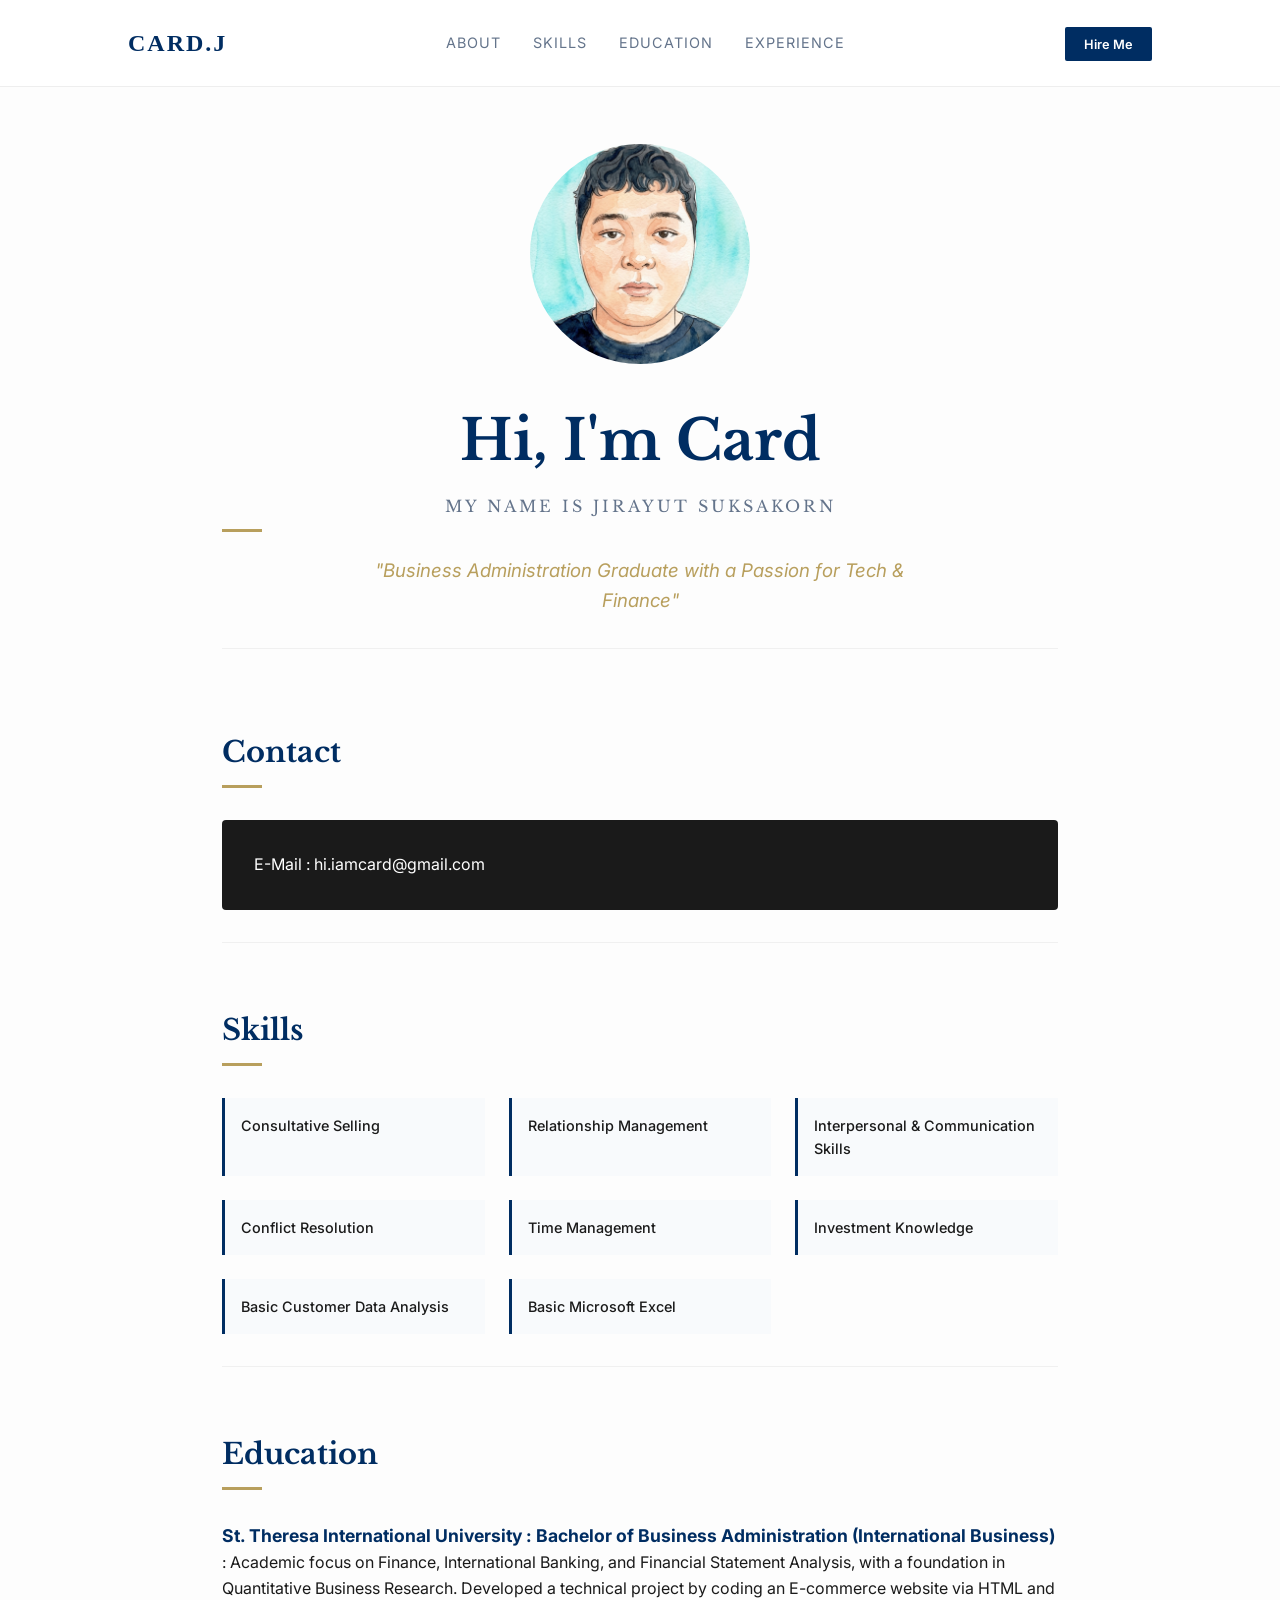
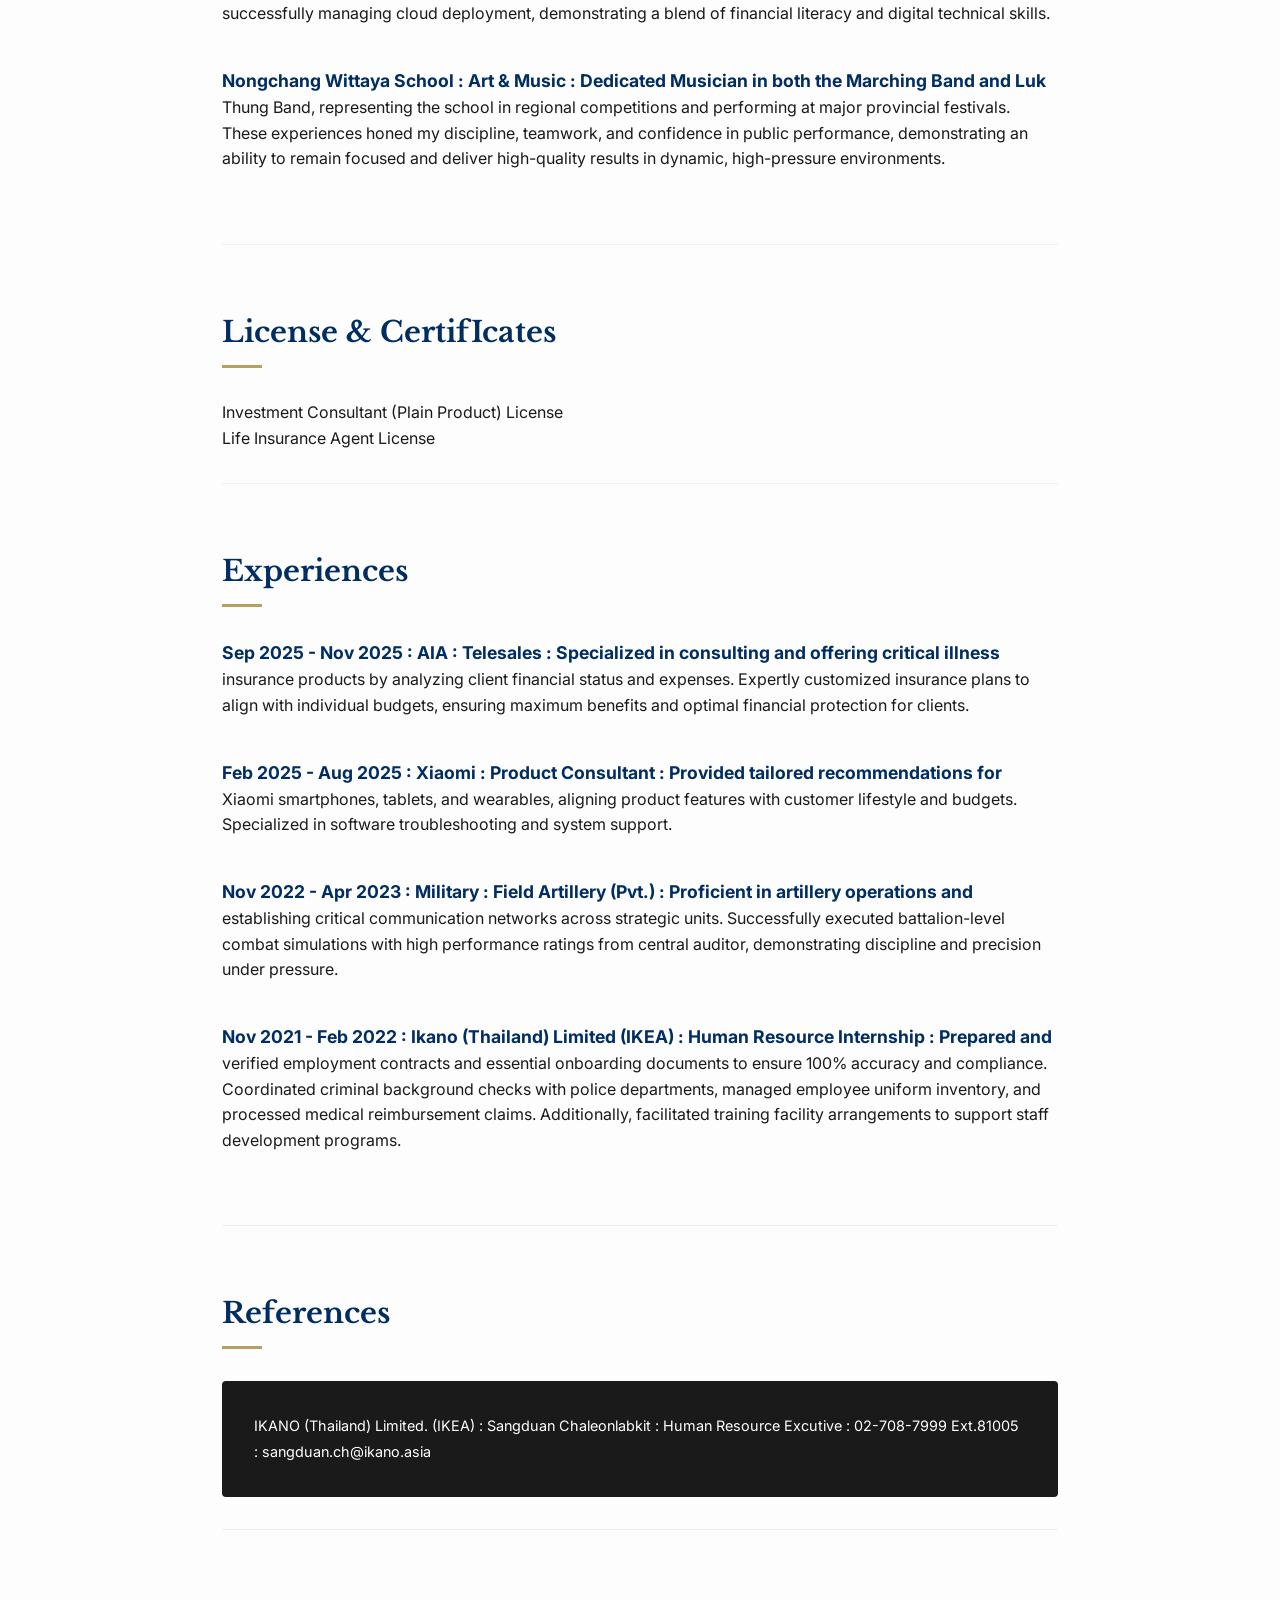
<file: landing-page/index.html>
<!DOCTYPE html>
<html lang="en">

<head>
    <meta charset="UTF-8">
    <meta name="viewport" content="width=device-width, initial-scale=1.0">
    <title>Jirayut Suksakorn</title>
    <link rel="stylesheet" href="./style.css">
</head>

<body>
    <nav class="navbar">
        <div class="logo">CARD.J</div>
        <ul class="nav-links">
            <li><a href="#about">About</a></li>
            <li><a href="#skills">Skills</a></li>
            <li><a href="#education">Education</a></li>
            <li><a href="#experience">Experience</a></li>
        </ul>
        <div class="nav-cta">
            <a href="mailto:hi.iamcard@gmail.com" class="btn-small">Hire Me</a>
        </div>
    </nav>

    <main>
        <img src="./1774620759423.png" alt="card-picture">
        <section class="introduction">
            <h1>Hi, I'm Card</h1>
            <h2>My name is Jirayut Suksakorn</h2>
            <h3>"Business Administration Graduate with a Passion for Tech & Finance"</h3>
        </section>

        <section class="contact">
            <h2>Contact</h2>
            <div>
                <ul>
                    <li>
                        E-Mail : hi.iamcard@gmail.com
                    </li>
                </ul>
            </div>
        </section>

        <section class="skills">
            <h2>Skills</h2>
            <div>
                <ul>
                    <li>
                        Consultative Selling
                    </li>
                    <li>
                        Relationship Management
                    </li>
                    <li>
                        Interpersonal & Communication Skills
                    </li>
                    <li>
                        Conflict Resolution
                    </li>
                    <li>
                        Time Management
                    </li>
                    <li>
                        Investment Knowledge
                    </li>
                    <li>
                        Basic Customer Data Analysis
                    </li>
                    <li>
                        Basic Microsoft Excel
                    </li>
                </ul>
            </div>
        </section>

        <section class="education">
            <h2>Education</h2>
            <div>
                <ul>
                    <li>St. Theresa International University : Bachelor of Business Administration (International
                        Business) : Academic focus on Finance, International Banking, and Financial Statement Analysis,
                        with a foundation in Quantitative Business Research. Developed a technical project by coding an
                        E-commerce website via HTML and successfully managing cloud deployment, demonstrating a blend of
                        financial literacy and digital technical skills.</li>
                    <li>Nongchang Wittaya School : Art & Music : Dedicated Musician in both the Marching Band and Luk
                        Thung Band,
                        representing the school in regional competitions and performing at major provincial festivals.
                        These experiences honed my discipline, teamwork, and confidence in public performance,
                        demonstrating an ability to remain focused and deliver high-quality results in dynamic,
                        high-pressure environments.</li>
                </ul>
            </div>
        </section>

        <section class="licesne-certificates">
            <h2>License & CertifIcates</h2>
            <div>
                <ul>
                    <li>
                        Investment Consultant (Plain Product) License
                    </li>
                    <li>
                        Life Insurance Agent License
                    </li>
                </ul>
            </div>
        </section>

        <section class="experiences">
            <h2>Experiences</h2>
            <div>
                <ul>
                    <li>
                        Sep 2025 - Nov 2025 : AIA : Telesales : Specialized in consulting and offering critical illness
                        insurance products by analyzing client financial status and expenses. Expertly customized
                        insurance
                        plans to align with individual budgets, ensuring maximum benefits and optimal financial
                        protection
                        for clients.
                    </li>
                    <li>
                        Feb 2025 - Aug 2025 : Xiaomi : Product Consultant : Provided tailored recommendations for Xiaomi
                        smartphones, tablets, and wearables, aligning product features with customer lifestyle and
                        budgets.
                        Specialized in software troubleshooting and system support.
                    </li>
                    <li>
                        Nov 2022 - Apr 2023 : Military : Field Artillery (Pvt.) : Proficient in artillery operations and
                        establishing critical communication networks across strategic units. Successfully executed
                        battalion-level combat simulations with high performance ratings from central auditor,
                        demonstrating
                        discipline and precision under pressure.
                    </li>
                    <li>
                        Nov 2021 - Feb 2022 : Ikano (Thailand) Limited (IKEA) : Human Resource Internship : Prepared and
                        verified employment contracts and essential onboarding documents to ensure 100% accuracy and
                        compliance. Coordinated criminal background checks with police departments, managed employee
                        uniform
                        inventory, and processed medical reimbursement claims. Additionally, facilitated training
                        facility
                        arrangements to support staff development programs.
                    </li>
                </ul>
            </div>
        </section>

        <section class="references">
            <h2>References</h2>
            <div>
                <ul>
                    <li>
                        IKANO (Thailand) Limited. (IKEA) : Sangduan Chaleonlabkit : Human Resource Excutive :
                        02-708-7999
                        Ext.81005 : sangduan.ch@ikano.asia
                    </li>
                </ul>
            </div>
        </section>
    </main>

</body>

</html>
</file>
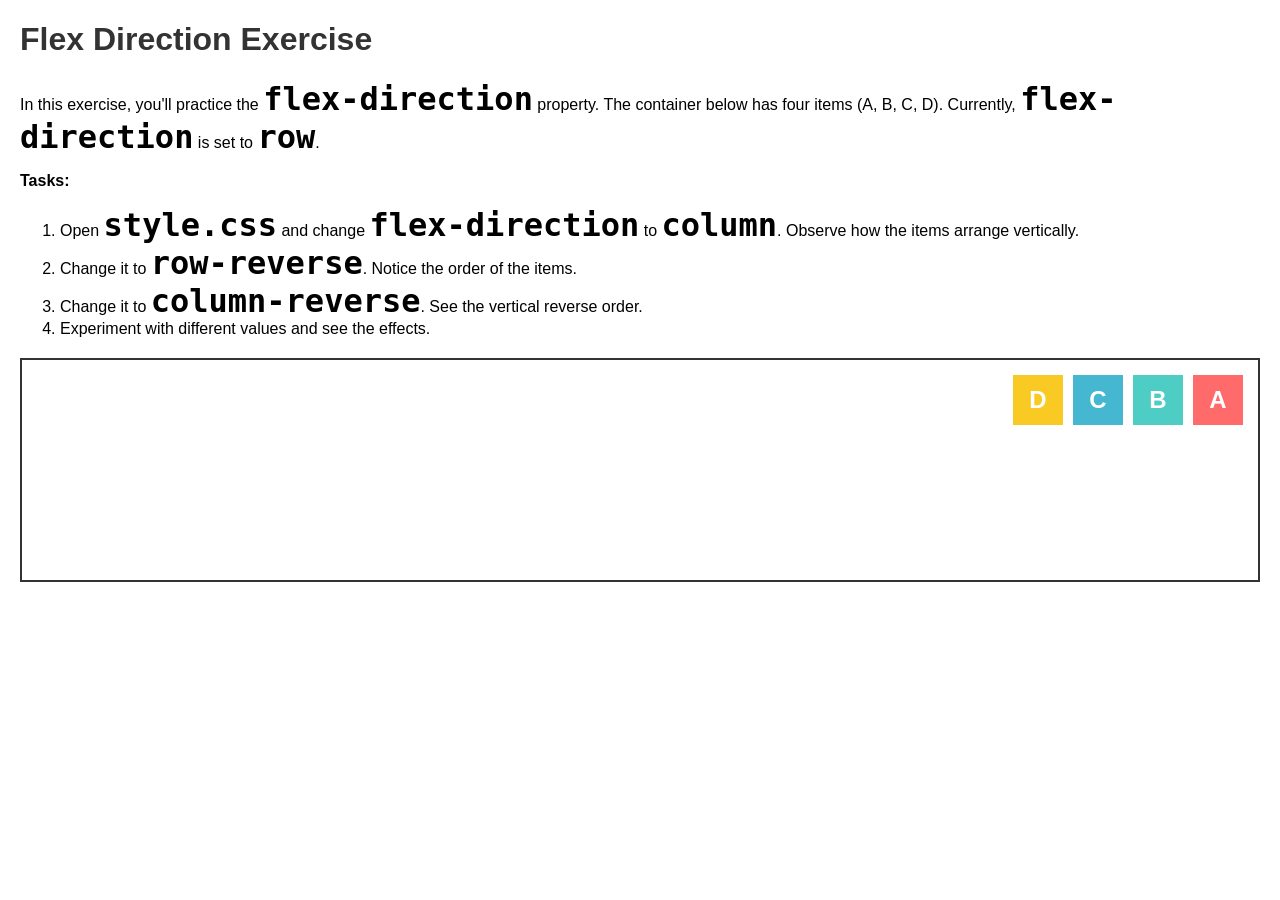
<file: flexbox-ex-jsd/01-flex-direction/index.html>
<!doctype html>
<html lang="en">
  <head>
    <meta charset="UTF-8" />
    <meta name="viewport" content="width=device-width, initial-scale=1.0" />
    <title>Flex Direction Practice</title>
    <link rel="stylesheet" href="style.css" />
  </head>
  <body>
    <h1>Flex Direction Exercise</h1>
    <p>In this exercise, you'll practice the <code>flex-direction</code> property. The container below has four items (A, B, C, D). Currently, <code>flex-direction</code> is set to <code>row</code>.</p>
    <p><strong>Tasks:</strong></p>
    <ol>
      <li>Open <code>style.css</code> and change <code>flex-direction</code> to <code>column</code>. Observe how the items arrange vertically.</li>
      <li>Change it to <code>row-reverse</code>. Notice the order of the items.</li>
      <li>Change it to <code>column-reverse</code>. See the vertical reverse order.</li>
      <li>Experiment with different values and see the effects.</li>
    </ol>
    <div class="flex-container">
      <div class="item item-a">A</div>
      <div class="item item-b">B</div>
      <div class="item item-c">C</div>
      <div class="item item-d">D</div>
    </div>
  </body>
</html>
</file>
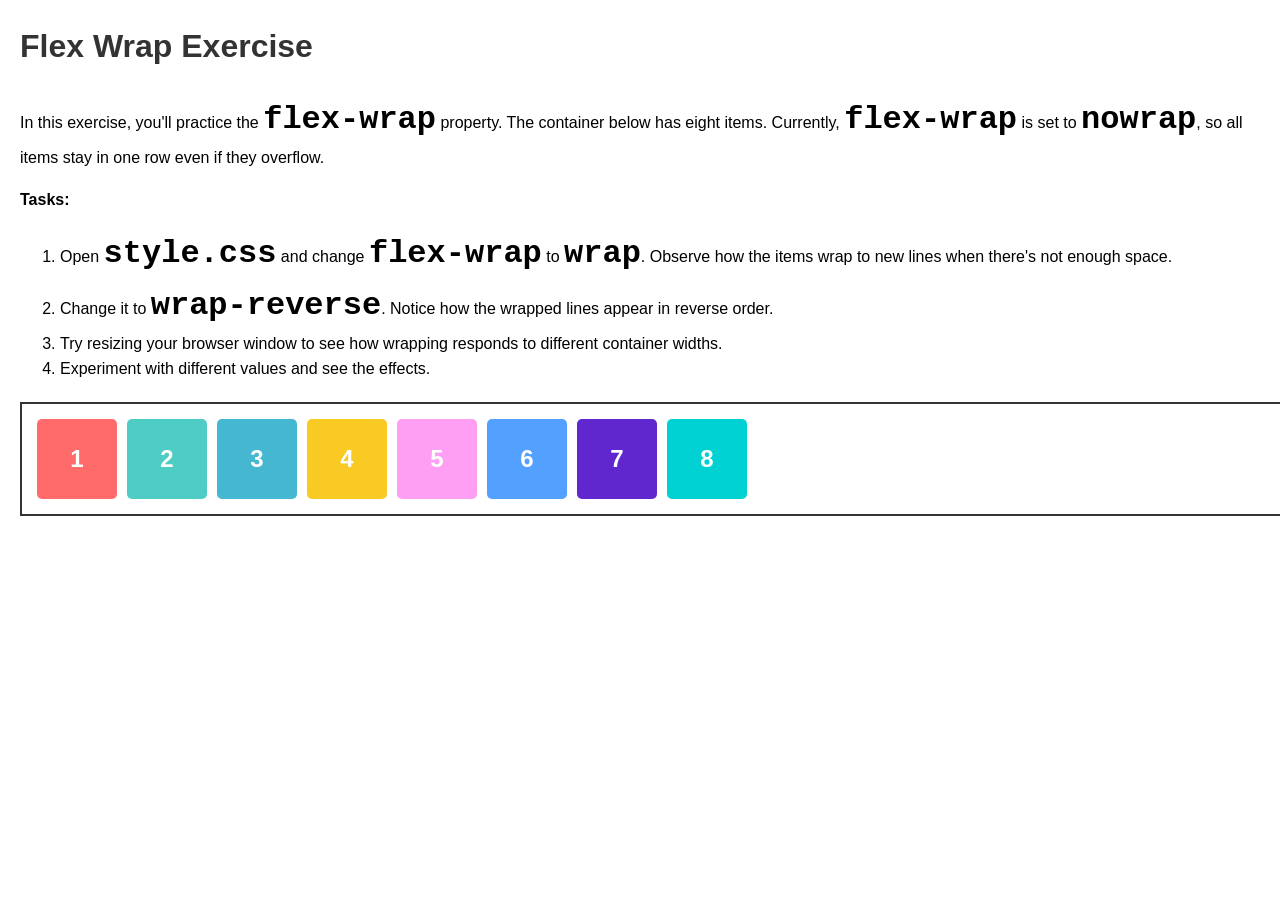
<file: flexbox-ex-jsd/02-flex-wrap/index.html>
<!doctype html>
<html lang="en">
  <head>
    <meta charset="UTF-8" />
    <meta name="viewport" content="width=device-width, initial-scale=1.0" />
    <title>Flex Wrap Practice</title>
    <link rel="stylesheet" href="style.css" />
  </head>
  <body>
    <h1>Flex Wrap Exercise</h1>
    <p>In this exercise, you'll practice the <code>flex-wrap</code> property. The container below has eight items. Currently, <code>flex-wrap</code> is set to <code>nowrap</code>, so all items stay in one row even if they overflow.</p>
    <p><strong>Tasks:</strong></p>
    <ol>
      <li>Open <code>style.css</code> and change <code>flex-wrap</code> to <code>wrap</code>. Observe how the items wrap to new lines when there's not enough space.</li>
      <li>Change it to <code>wrap-reverse</code>. Notice how the wrapped lines appear in reverse order.</li>
      <li>Try resizing your browser window to see how wrapping responds to different container widths.</li>
      <li>Experiment with different values and see the effects.</li>
    </ol>
    <div class="flex-container">
      <div class="item item-1">1</div>
      <div class="item item-2">2</div>
      <div class="item item-3">3</div>
      <div class="item item-4">4</div>
      <div class="item item-5">5</div>
      <div class="item item-6">6</div>
      <div class="item item-7">7</div>
      <div class="item item-8">8</div>
    </div>
  </body>
</html>
</file>
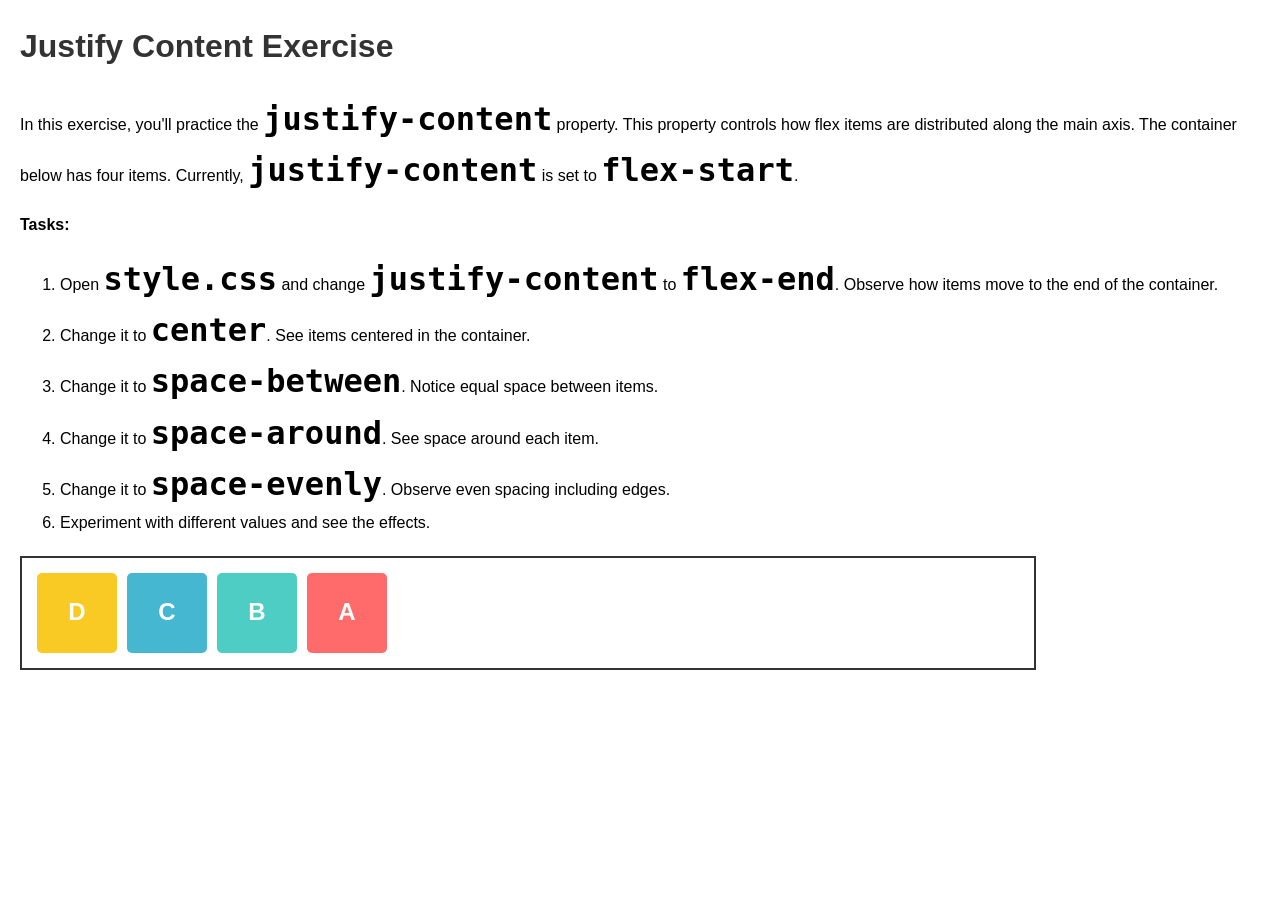
<file: flexbox-ex-jsd/03-justify-content/index.html>
<!doctype html>
<html lang="en">
  <head>
    <meta charset="UTF-8" />
    <meta name="viewport" content="width=device-width, initial-scale=1.0" />
    <title>Justify Content Practice</title>
    <link rel="stylesheet" href="style.css" />
  </head>
  <body>
    <h1>Justify Content Exercise</h1>
    <p>
      In this exercise, you'll practice the <code>justify-content</code> property. This property controls how flex items are distributed along the main axis. The container below has four items. Currently, <code>justify-content</code> is set
      to <code>flex-start</code>.
    </p>
    <p><strong>Tasks:</strong></p>
    <ol>
      <li>Open <code>style.css</code> and change <code>justify-content</code> to <code>flex-end</code>. Observe how items move to the end of the container.</li>
      <li>Change it to <code>center</code>. See items centered in the container.</li>
      <li>Change it to <code>space-between</code>. Notice equal space between items.</li>
      <li>Change it to <code>space-around</code>. See space around each item.</li>
      <li>Change it to <code>space-evenly</code>. Observe even spacing including edges.</li>
      <li>Experiment with different values and see the effects.</li>
    </ol>
    <div class="flex-container">
      <div class="item item-1">A</div>
      <div class="item item-2">B</div>
      <div class="item item-3">C</div>
      <div class="item item-4">D</div>
    </div>
  </body>
</html>
</file>
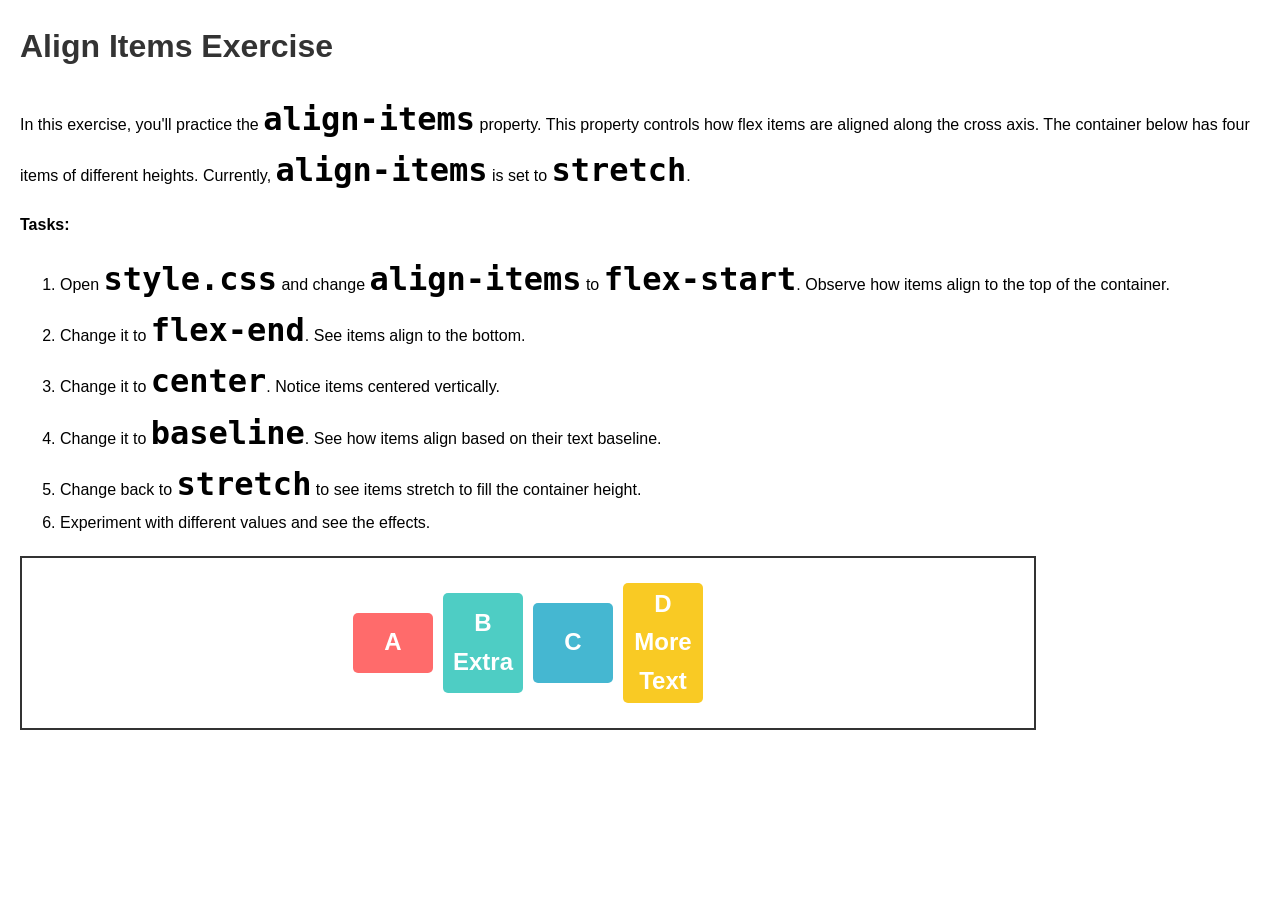
<file: flexbox-ex-jsd/04-align-items/index.html>
<!doctype html>
<html lang="en">
  <head>
    <meta charset="UTF-8" />
    <meta name="viewport" content="width=device-width, initial-scale=1.0" />
    <title>Align Items Practice</title>
    <link rel="stylesheet" href="style.css" />
  </head>
  <body>
    <h1>Align Items Exercise</h1>
    <p>
      In this exercise, you'll practice the <code>align-items</code> property. This property controls how flex items are aligned along the cross axis. The container below has four items of different heights. Currently,
      <code>align-items</code> is set to <code>stretch</code>.
    </p>
    <p><strong>Tasks:</strong></p>
    <ol>
      <li>Open <code>style.css</code> and change <code>align-items</code> to <code>flex-start</code>. Observe how items align to the top of the container.</li>
      <li>Change it to <code>flex-end</code>. See items align to the bottom.</li>
      <li>Change it to <code>center</code>. Notice items centered vertically.</li>
      <li>Change it to <code>baseline</code>. See how items align based on their text baseline.</li>
      <li>Change back to <code>stretch</code> to see items stretch to fill the container height.</li>
      <li>Experiment with different values and see the effects.</li>
    </ol>
    <div class="flex-container">
      <div class="item item-1">A</div>
      <div class="item item-2">B<br />Extra</div>
      <div class="item item-3">C</div>
      <div class="item item-4">D<br />More<br />Text</div>
    </div>
  </body>
</html>
</file>
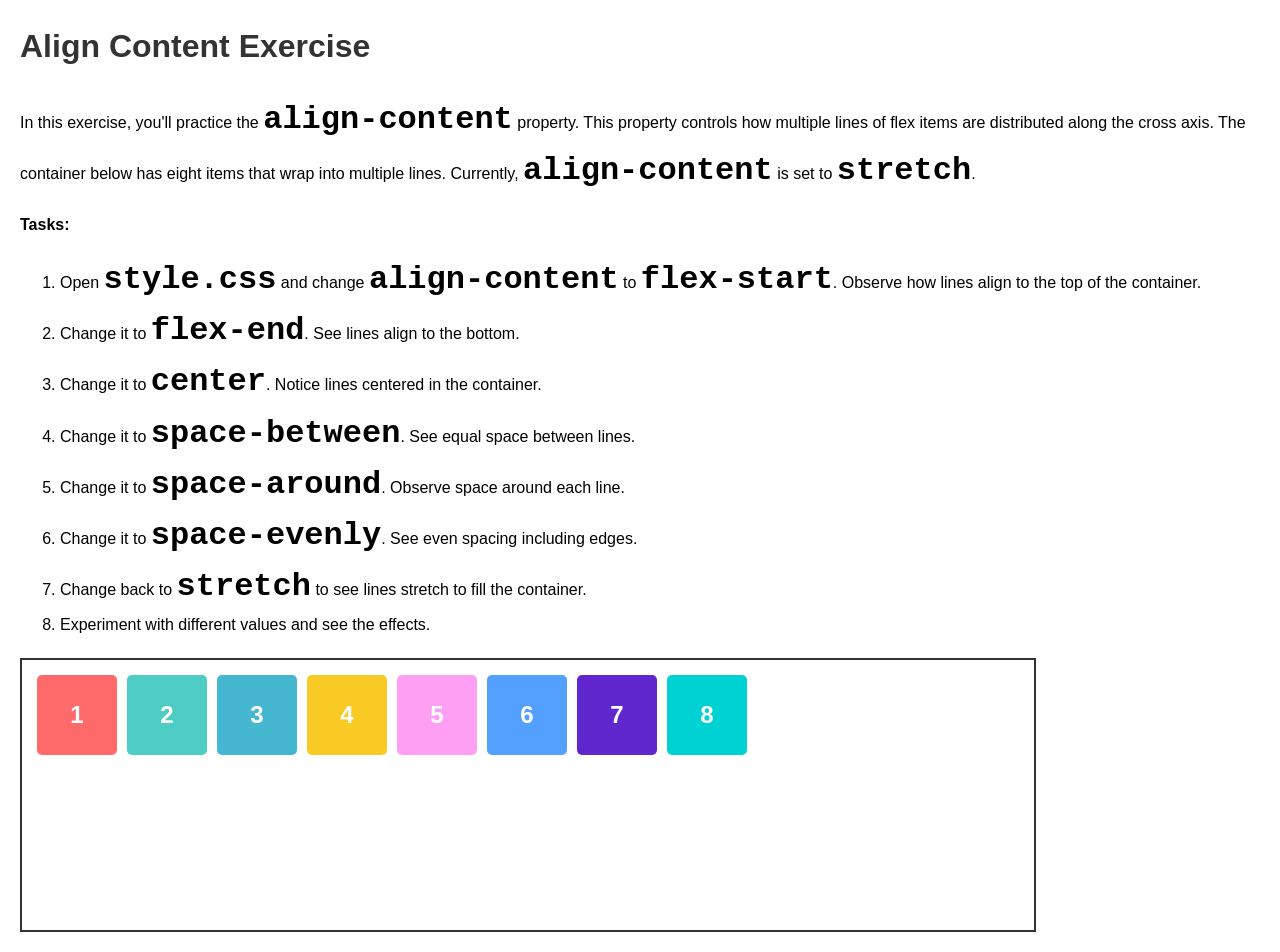
<file: flexbox-ex-jsd/05-align-content/index.html>
<!doctype html>
<html lang="en">
  <head>
    <meta charset="UTF-8" />
    <meta name="viewport" content="width=device-width, initial-scale=1.0" />
    <title>Align Content Practice</title>
    <link rel="stylesheet" href="style.css" />
  </head>
  <body>
    <h1>Align Content Exercise</h1>
    <p>
      In this exercise, you'll practice the <code>align-content</code> property. This property controls how multiple lines of flex items are distributed along the cross axis. The container below has eight items that wrap into multiple
      lines. Currently, <code>align-content</code> is set to <code>stretch</code>.
    </p>
    <p><strong>Tasks:</strong></p>
    <ol>
      <li>Open <code>style.css</code> and change <code>align-content</code> to <code>flex-start</code>. Observe how lines align to the top of the container.</li>
      <li>Change it to <code>flex-end</code>. See lines align to the bottom.</li>
      <li>Change it to <code>center</code>. Notice lines centered in the container.</li>
      <li>Change it to <code>space-between</code>. See equal space between lines.</li>
      <li>Change it to <code>space-around</code>. Observe space around each line.</li>
      <li>Change it to <code>space-evenly</code>. See even spacing including edges.</li>
      <li>Change back to <code>stretch</code> to see lines stretch to fill the container.</li>
      <li>Experiment with different values and see the effects.</li>
    </ol>
    <div class="flex-container">
      <div class="item item-1">1</div>
      <div class="item item-2">2</div>
      <div class="item item-3">3</div>
      <div class="item item-4">4</div>
      <div class="item item-5">5</div>
      <div class="item item-6">6</div>
      <div class="item item-7">7</div>
      <div class="item item-8">8</div>
    </div>
  </body>
</html>
</file>
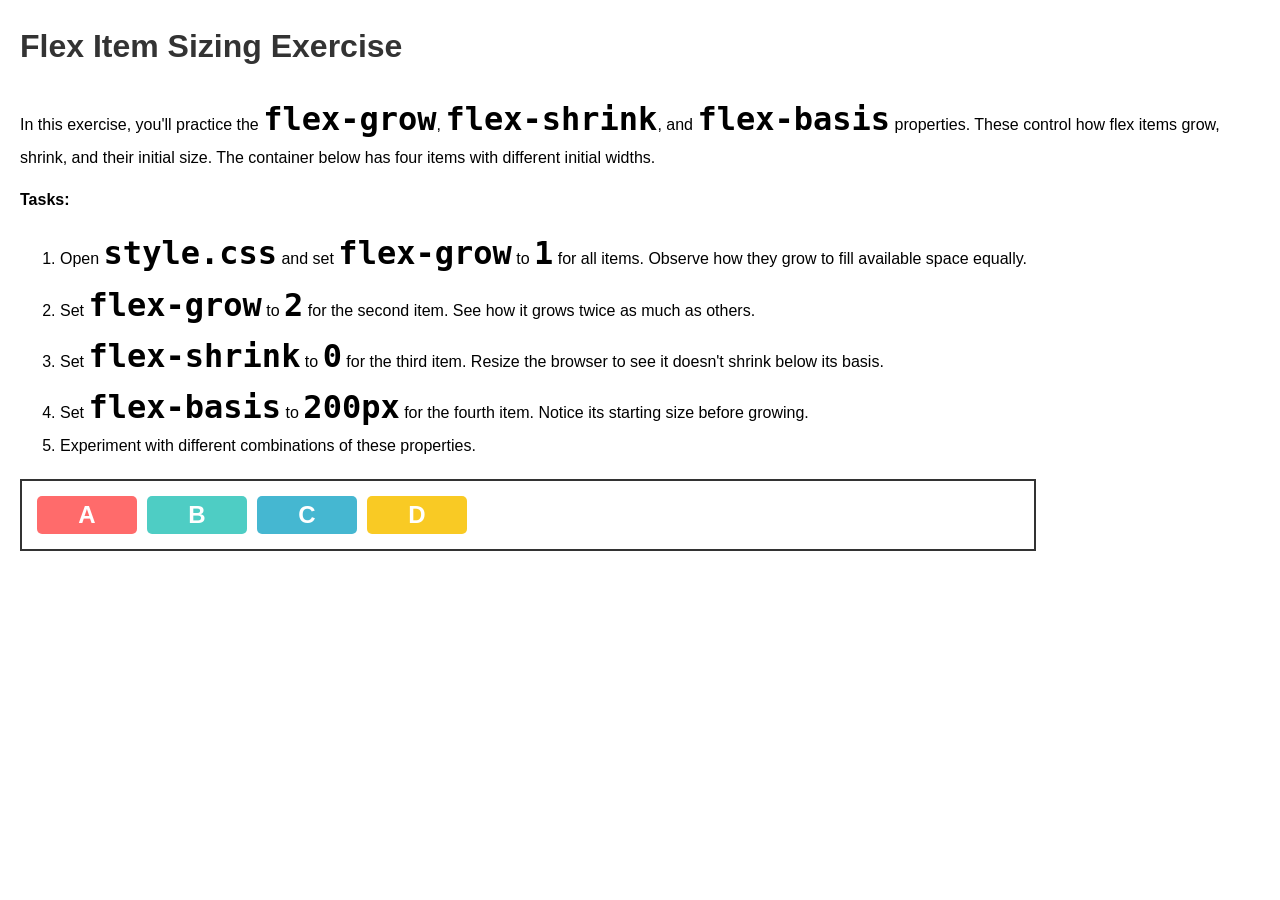
<file: flexbox-ex-jsd/07-flex-item-sizing/index.html>
<!doctype html>
<html lang="en">
  <head>
    <meta charset="UTF-8" />
    <meta name="viewport" content="width=device-width, initial-scale=1.0" />
    <title>Flex Item Sizing Practice</title>
    <link rel="stylesheet" href="style.css" />
  </head>
  <body>
    <h1>Flex Item Sizing Exercise</h1>
    <p>
      In this exercise, you'll practice the <code>flex-grow</code>, <code>flex-shrink</code>, and <code>flex-basis</code> properties. These control how flex items grow, shrink, and their initial size. The container below has four items with
      different initial widths.
    </p>
    <p><strong>Tasks:</strong></p>
    <ol>
      <li>Open <code>style.css</code> and set <code>flex-grow</code> to <code>1</code> for all items. Observe how they grow to fill available space equally.</li>
      <li>Set <code>flex-grow</code> to <code>2</code> for the second item. See how it grows twice as much as others.</li>
      <li>Set <code>flex-shrink</code> to <code>0</code> for the third item. Resize the browser to see it doesn't shrink below its basis.</li>
      <li>Set <code>flex-basis</code> to <code>200px</code> for the fourth item. Notice its starting size before growing.</li>
      <li>Experiment with different combinations of these properties.</li>
    </ol>
    <div class="flex-container">
      <div class="item item-1">A</div>
      <div class="item item-2">B</div>
      <div class="item item-3">C</div>
      <div class="item item-4">D</div>
    </div>
  </body>
</html>
</file>
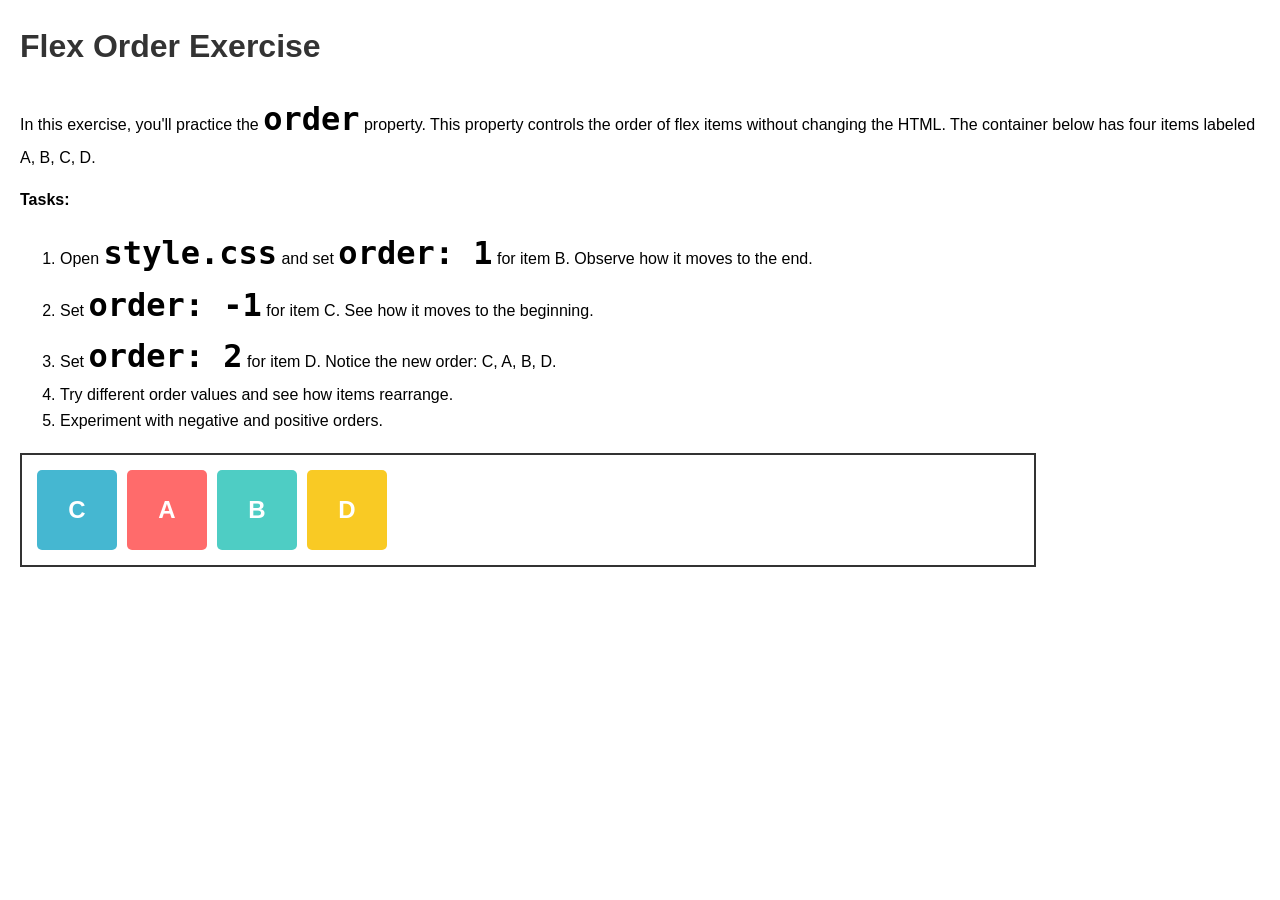
<file: flexbox-ex-jsd/08-flex-order/index.html>
<!doctype html>
<html lang="en">
  <head>
    <meta charset="UTF-8" />
    <meta name="viewport" content="width=device-width, initial-scale=1.0" />
    <title>Flex Order Practice</title>
    <link rel="stylesheet" href="style.css" />
  </head>
  <body>
    <h1>Flex Order Exercise</h1>
    <p>In this exercise, you'll practice the <code>order</code> property. This property controls the order of flex items without changing the HTML. The container below has four items labeled A, B, C, D.</p>
    <p><strong>Tasks:</strong></p>
    <ol>
      <li>Open <code>style.css</code> and set <code>order: 1</code> for item B. Observe how it moves to the end.</li>
      <li>Set <code>order: -1</code> for item C. See how it moves to the beginning.</li>
      <li>Set <code>order: 2</code> for item D. Notice the new order: C, A, B, D.</li>
      <li>Try different order values and see how items rearrange.</li>
      <li>Experiment with negative and positive orders.</li>
    </ol>
    <div class="flex-container">
      <div class="item item-a">A</div>
      <div class="item item-b">B</div>
      <div class="item item-c">C</div>
      <div class="item item-d">D</div>
    </div>
  </body>
</html>
</file>
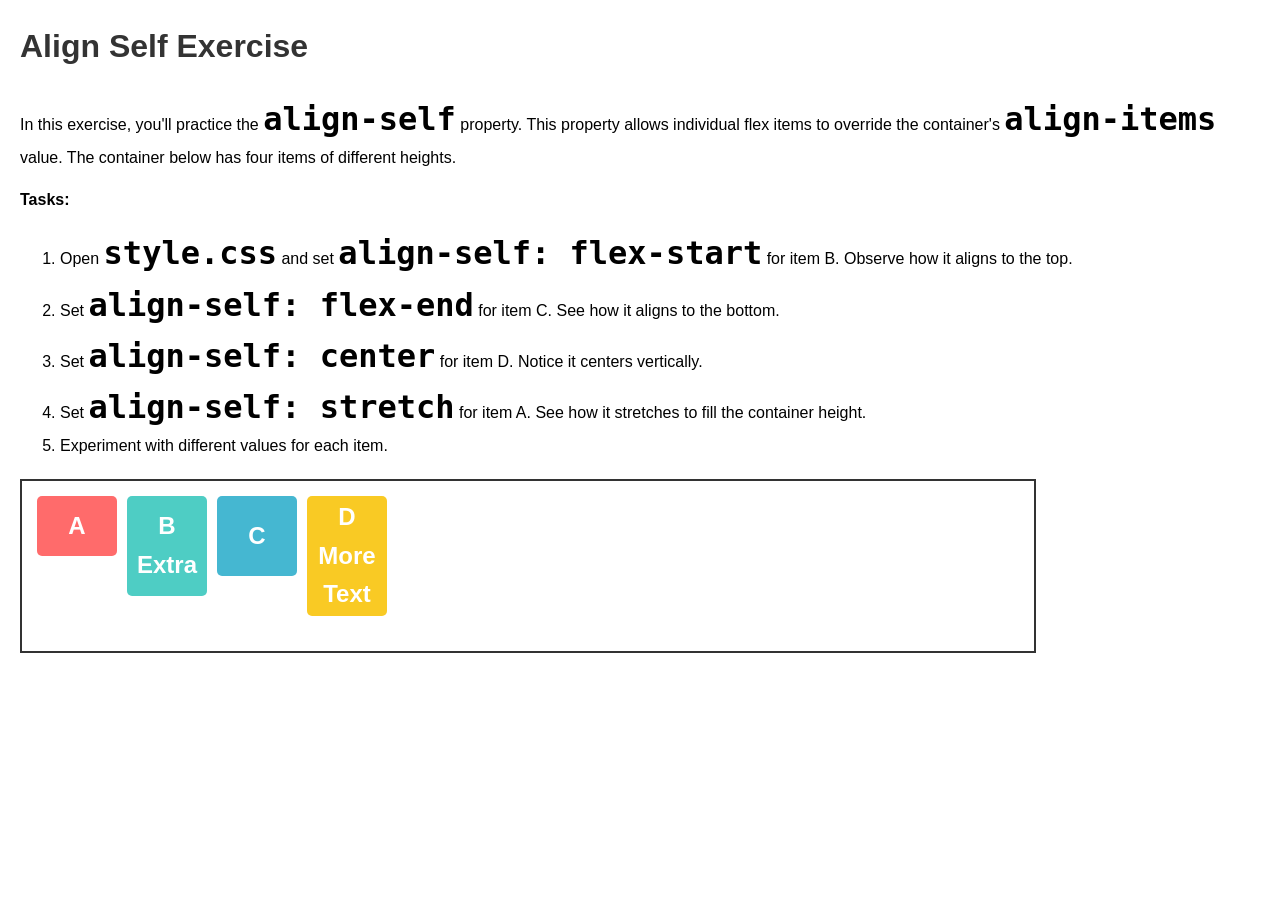
<file: flexbox-ex-jsd/09-align-self/index.html>
<!doctype html>
<html lang="en">
  <head>
    <meta charset="UTF-8" />
    <meta name="viewport" content="width=device-width, initial-scale=1.0" />
    <title>Align Self Practice</title>
    <link rel="stylesheet" href="style.css" />
  </head>
  <body>
    <h1>Align Self Exercise</h1>
    <p>
      In this exercise, you'll practice the <code>align-self</code> property. This property allows individual flex items to override the container's <code>align-items</code> value. The container below has four items of different heights.
    </p>
    <p><strong>Tasks:</strong></p>
    <ol>
      <li>Open <code>style.css</code> and set <code>align-self: flex-start</code> for item B. Observe how it aligns to the top.</li>
      <li>Set <code>align-self: flex-end</code> for item C. See how it aligns to the bottom.</li>
      <li>Set <code>align-self: center</code> for item D. Notice it centers vertically.</li>
      <li>Set <code>align-self: stretch</code> for item A. See how it stretches to fill the container height.</li>
      <li>Experiment with different values for each item.</li>
    </ol>
    <div class="flex-container">
      <div class="item item-a">A</div>
      <div class="item item-b">B<br />Extra</div>
      <div class="item item-c">C</div>
      <div class="item item-d">D<br />More<br />Text</div>
    </div>
  </body>
</html>
</file>
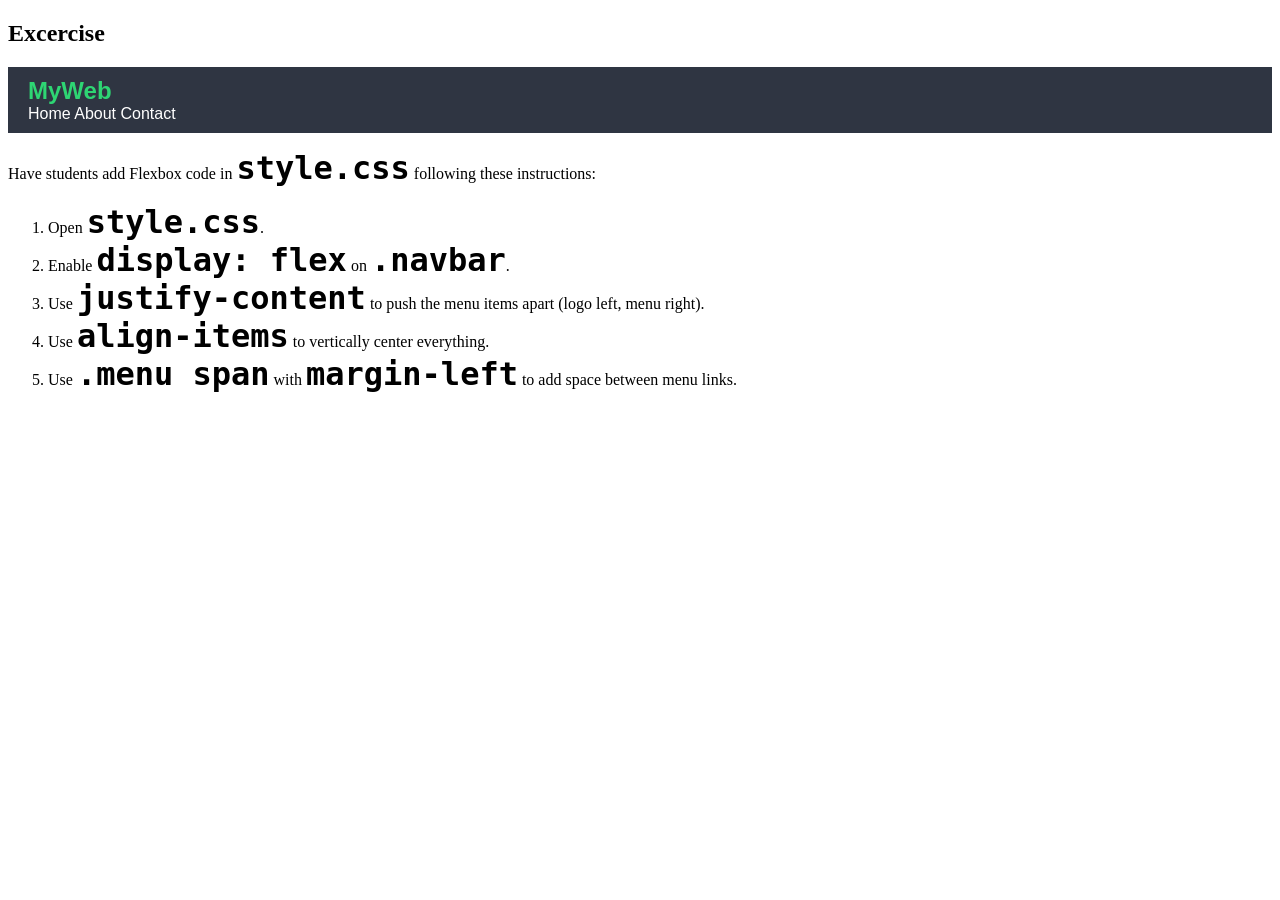
<file: flexbox-ex-jsd/10-navbar-flex/index.html>
<!doctype html>
<html lang="th">
  <head>
    <meta charset="UTF-8" />
    <title>Flexbox Ex 2</title>
    <link rel="stylesheet" href="style.css" />
  </head>
  <body>
    <h2>Excercise</h2>
    <div class="navbar">
      <div class="logo">MyWeb</div>
      <div class="menu">
        <span>Home</span>
        <span>About</span>
        <span>Contact</span>
      </div>
    </div>

    <div class="instructions">
      <p>Have students add Flexbox code in <code>style.css</code> following these instructions:</p>
      <ol>
        <li>Open <code>style.css</code>.</li>
        <li>Enable <code>display: flex</code> on <code>.navbar</code>.</li>
        <li>Use <code>justify-content</code> to push the menu items apart (logo left, menu right).</li>
        <li>Use <code>align-items</code> to vertically center everything.</li>
        <li>Use <code>.menu span</code> with <code>margin-left</code> to add space between menu links.</li>
      </ol>
    </div>
  </body>
</html>
</file>
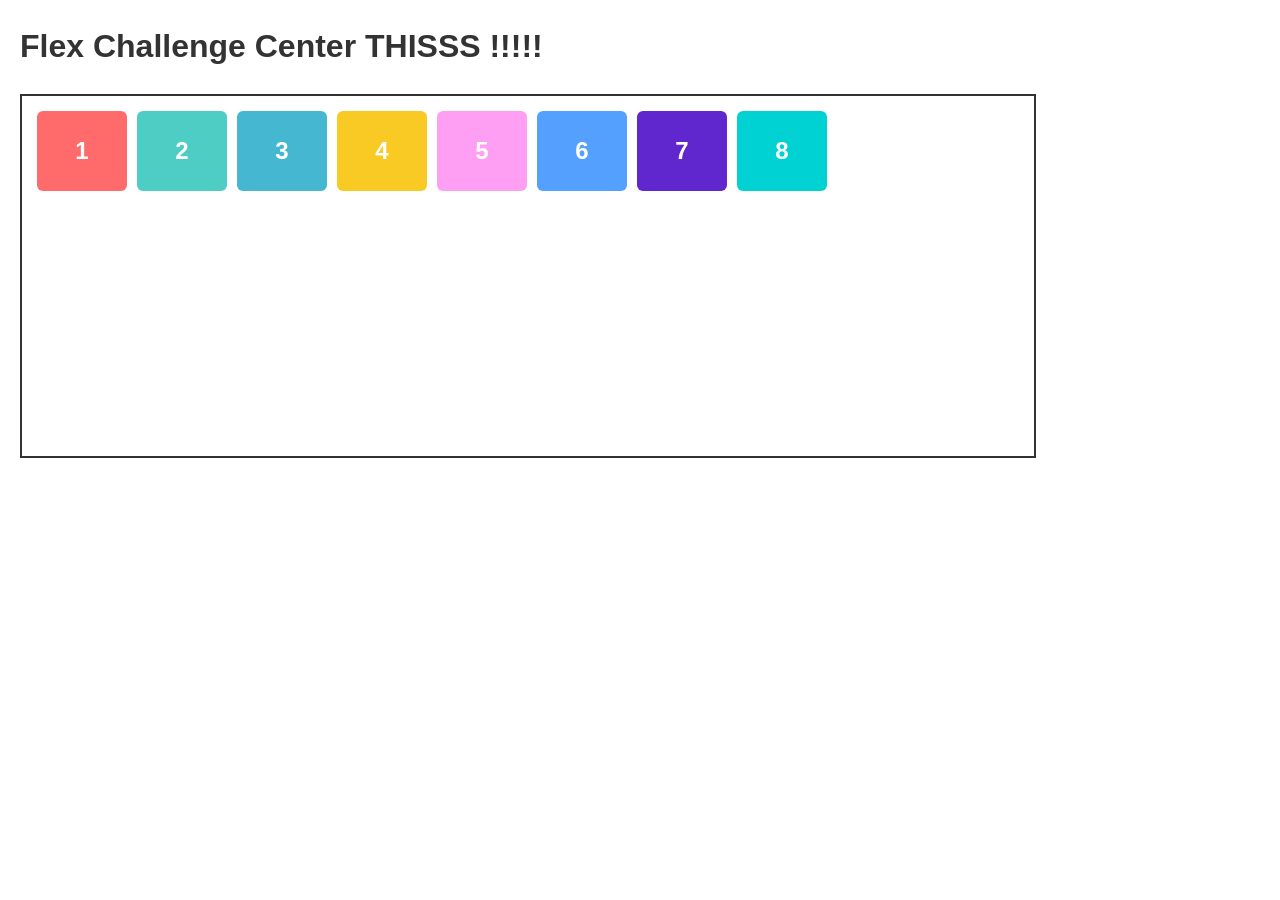
<file: flexbox-ex-jsd/06-flex-challenge/quiz/index.html>
<!doctype html>
<html lang="en">
  <head>
    <meta charset="UTF-8" />
    <meta name="viewport" content="width=device-width, initial-scale=1.0" />
    <title>Flex Challenge Quiz Mode</title>
    <link rel="stylesheet" href="style.css" />
  </head>
  <body>
    <h1>Flex Challenge Center THISSS !!!!!</h1>

    <div class="flex-container">
      <div class="item item-1">1</div>
      <div class="item item-2">2</div>
      <div class="item item-3">3</div>
      <div class="item item-4">4</div>
      <div class="item item-5">5</div>
      <div class="item item-6">6</div>
      <div class="item item-7">7</div>
      <div class="item item-8">8</div>
    </div>
  </body>
</html>
</file>
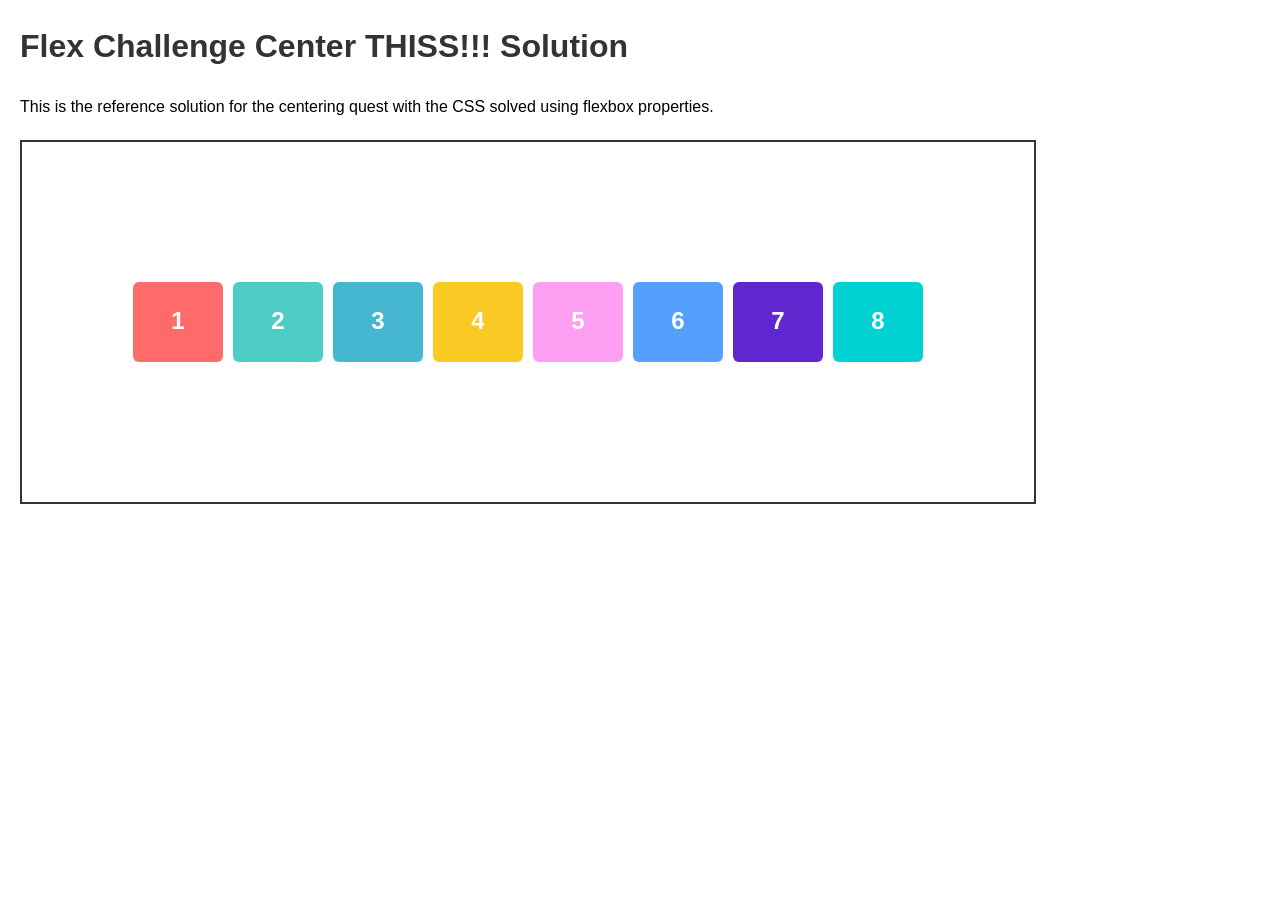
<file: flexbox-ex-jsd/06-flex-challenge/solution/index.html>
<!doctype html>
<html lang="en">
  <head>
    <meta charset="UTF-8" />
    <meta name="viewport" content="width=device-width, initial-scale=1.0" />
    <title>Flex Challenge Solution</title>
    <link rel="stylesheet" href="style.css" />
  </head>
  <body>
    <h1>Flex Challenge Center THISS!!! Solution</h1>
    <p>This is the reference solution for the centering quest with the CSS solved using flexbox properties.</p>
    <div class="flex-container">
      <div class="item item-1">1</div>
      <div class="item item-2">2</div>
      <div class="item item-3">3</div>
      <div class="item item-4">4</div>
      <div class="item item-5">5</div>
      <div class="item item-6">6</div>
      <div class="item item-7">7</div>
      <div class="item item-8">8</div>
    </div>
  </body>
</html>
</file>
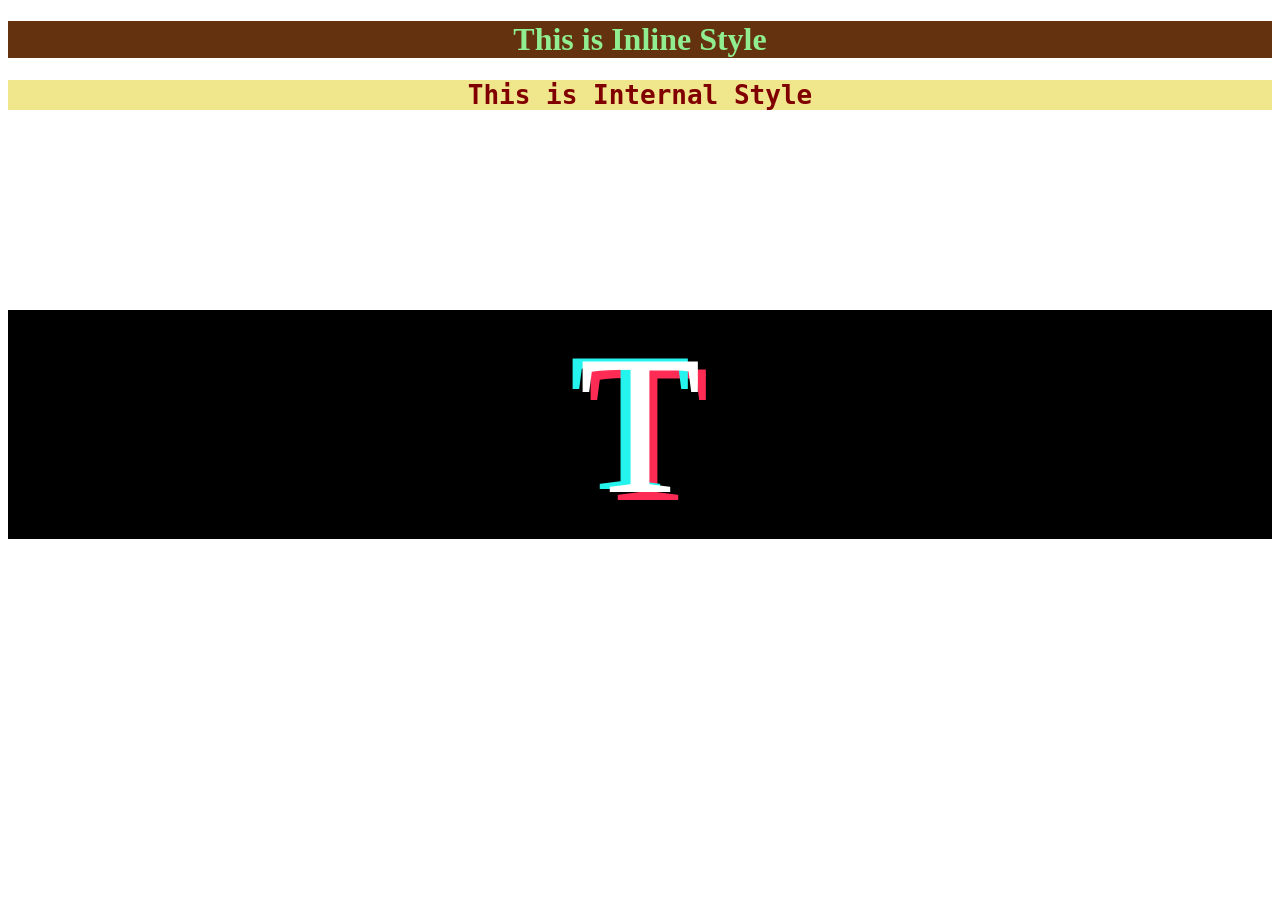
<file: inline_internal_external.html>
<!DOCTYPE html>
<html lang="en">

<head>
    <meta charset="UTF-8">
    <meta name="viewport" content="width=device-width, initial-scale=1.0">
    <title>Excercise</title>
    <style>
        h1 {
            color: maroon;
            background-color: khaki;
            text-align: center;
        }
    </style>
    <link rel="stylesheet" href="/style.css">
</head>

<body>
    <h1 style="color: lightgreen; background:rgb(100, 50, 14); text-align: center; font-family: fantasy;">This is Inline
        Style</h1>
    <h1 style="font-family: monospace;">This is Internal Style</h1>
    <p>T</p>


</body>

</html>
</file>
<file: landing-page/style.css>
@import url('https://fonts.googleapis.com/css2?family=Libre+Baskerville:ital,wght@0,400;0,700;1,400&family=Inter:wght@300;400;600&display=swap');

:root {
    --primary-color: #002D62;
    --secondary-color: #64748b;
    --accent-color: #b89f5d;
    --text-dark: #1a1a1a;
    --bg-light: #fdfdfd;
    --spacing: 2rem;
}

* {
    margin: 0;
    padding: 0;
    box-sizing: border-box;
}

body {
    font-family: 'Inter', sans-serif;
    line-height: 1.6;
    color: var(--text-dark);
    background-color: var(--bg-light);
    padding-top: 80px;

}

.navbar {
    position: fixed;
    top: 0;
    width: 100%;
    background: rgba(255, 255, 255, 0.95);
    display: flex;
    justify-content: space-between;
    align-items: center;
    padding: 1.5rem 10%;
    border-bottom: 1px solid #eee;
    z-index: 1000;
    backdrop-filter: blur(5px);
}

.logo {
    font-family: 'Libre+Baskerville', serif;
    font-weight: 700;
    font-size: 1.5rem;
    letter-spacing: 2px;
    color: var(--primary-color);
}

.nav-links {
    display: flex;
    list-style: none;
    gap: 2rem;
}

.nav-links a {
    text-decoration: none;
    color: var(--secondary-color);
    font-size: 0.9rem;
    text-transform: uppercase;
    letter-spacing: 1px;
    transition: 0.3s;
}

.nav-links a:hover {
    color: var(--primary-color);
}

.btn-small {
    background: var(--primary-color);
    color: white !important;
    padding: 0.6rem 1.2rem;
    text-decoration: none;
    border-radius: 2px;
    font-size: 0.8rem;
    font-weight: 600;
    transition: 0.3s;
}

.btn-small:hover {
    background: var(--accent-color);
}

main {
    max-width: 900px;
    margin: 0 auto;
    padding: 4rem 2rem;
}

img[alt="card-picture"] {
    width: 220px;
    height: 220px;
    object-fit: cover;
    border-radius: 50%;
    display: block;
    margin: 0 auto 2rem;

}



.introduction {
    text-align: center;
    margin-bottom: 5rem;
}

.introduction h1 {
    font-family: 'Libre Baskerville', serif;
    font-size: 3.5rem;
    color: var(--primary-color);
    margin-bottom: 0.5rem;
}

.introduction h2 {
    font-weight: 300;
    letter-spacing: 3px;
    text-transform: uppercase;
    color: var(--secondary-color);
    font-size: 1rem;
    margin-bottom: 1.5rem;
}

.introduction h3 {
    font-style: italic;
    font-weight: 400;
    color: var(--accent-color);
    max-width: 600px;
    margin: 0 auto;
}

section {
    margin-bottom: 4rem;
    padding-bottom: 2rem;
    border-bottom: 1px solid #f0f0f0;
}

h2 {
    font-family: 'Libre Baskerville', serif;
    font-size: 1.8rem;
    margin-bottom: 2rem;
    color: var(--primary-color);
    position: relative;
}

h2::after {
    content: '';
    display: block;
    width: 40px;
    height: 3px;
    background: var(--accent-color);
    margin-top: 10px;
}

ul {
    list-style: none;
}

.skills ul {
    display: grid;
    grid-template-columns: repeat(auto-fill, minmax(200px, 1fr));
    gap: 1.5rem;
}

.skills li {
    background: #f8fafc;
    padding: 1rem;
    border-left: 3px solid var(--primary-color);
    font-size: 0.9rem;
    font-weight: 500;
}

.experiences li,
.education li {
    margin-bottom: 2.5rem;
    position: relative;
}

.experiences li::first-line,
.education li::first-line {
    font-weight: 700;
    color: var(--primary-color);
    font-size: 1.1rem;
}

.contact ul,
.references ul {
    background: #1a1a1a;
    color: #fff;
    padding: 2rem;
    border-radius: 4px;
}

.references li {
    font-family: 'Inter', sans-serif;
    font-size: 0.9rem;
    line-height: 1.8;
}

@media (max-width: 768px) {
    .navbar {
        padding: 1rem 5%;
    }

    .nav-links {
        display: none;
    }

    .introduction h1 {
        font-size: 2.5rem;
    }
}
</file>
<file: flexbox-ex-jsd/01-flex-direction/style.css>
body {
  font-family: Arial, sans-serif;
  margin: 20px;
}

code {
  font-weight: bold;
  font-size: 2rem;
}

h1 {
  color: #333;
}

.flex-container {
  display: flex;
  flex-direction: row-reverse;
  /*change tihs line kub */
  border: 2px solid #333;
  padding: 10px;
  margin-top: 20px;
  height: 200px;
}

.item {
  width: 50px;
  height: 50px;
  display: flex;
  justify-content: center;
  align-items: center;
  font-size: 24px;
  font-weight: bold;
  color: white;
  margin: 5px;
}

.item-a {
  background-color: #ff6b6b;
}

.item-b {
  background-color: #4ecdc4;
}

.item-c {
  background-color: #45b7d1;
}

.item-d {
  background-color: #f9ca24;
}
</file>
<file: flexbox-ex-jsd/02-flex-wrap/style.css>
body {
  font-family: Arial, sans-serif;
  margin: 20px;
  line-height: 1.6;
}

code {
  font-weight: bold;
  font-size: 2rem;
}

h1 {
  color: #333;
}

.flex-container {
  display: flex;
  flex-wrap: wrap;
  border: 2px solid #333;
  padding: 10px;
  margin-top: 20px;
  width: 100%;
}

.item {
  width: 80px;
  height: 80px;
  display: flex;
  justify-content: center;
  align-items: center;
  font-size: 24px;
  font-weight: bold;
  color: white;
  margin: 5px;
  border-radius: 5px;
}

.item-1 {
  background-color: #ff6b6b;
}

.item-2 {
  background-color: #4ecdc4;
}

.item-3 {
  background-color: #45b7d1;
}

.item-4 {
  background-color: #f9ca24;
}

.item-5 {
  background-color: #ff9ff3;
}

.item-6 {
  background-color: #54a0ff;
}

.item-7 {
  background-color: #5f27cd;
}

.item-8 {
  background-color: #00d2d3;
}
</file>
<file: flexbox-ex-jsd/03-justify-content/style.css>
body {
  font-family: Arial, sans-serif;
  margin: 20px;
  line-height: 1.6;
}

code {
  font-weight: bold;
  font-size: 2rem;
}

h1 {
  color: #333;
}

.flex-container {
  display: flex;
  justify-content: flex-end;
  flex-direction: row-reverse;
  border: 2px solid #333;
  padding: 10px;
  margin-top: 20px;
  width: 80%;
}

.item {
  width: 80px;
  height: 80px;
  display: flex;
  justify-content: center;
  align-items: center;
  font-size: 24px;
  font-weight: bold;
  color: white;
  margin: 5px;
  border-radius: 5px;
}

.item-1 {
  background-color: #ff6b6b;
}

.item-2 {
  background-color: #4ecdc4;
}

.item-3 {
  background-color: #45b7d1;
}

.item-4 {
  background-color: #f9ca24;
}
</file>
<file: flexbox-ex-jsd/04-align-items/style.css>
body {
  font-family: Arial, sans-serif;
  margin: 20px;
  line-height: 1.6;
}

code {
  font-weight: bold;
  font-size: 2rem;
}

h1 {
  color: #333;
}

.flex-container {
  display: flex;
  align-items: center;
  justify-content: center;
  border: 2px solid #333;
  padding: 10px;
  margin-top: 20px;
  width: 80%;
  height: 150px;
}

.item {
  width: 80px;
  display: flex;
  justify-content: center;
  align-items: center;
  font-size: 24px;
  font-weight: bold;
  color: white;
  margin: 5px;
  border-radius: 5px;
  text-align: center;
}

.item-1 {
  background-color: #ff6b6b;
  height: 60px;
}

.item-2 {
  background-color: #4ecdc4;
  height: 100px;
}

.item-3 {
  background-color: #45b7d1;
  height: 80px;
}

.item-4 {
  background-color: #f9ca24;
  height: 120px;
}
</file>
<file: flexbox-ex-jsd/05-align-content/style.css>
body {
  font-family: Arial, sans-serif;
  margin: 20px;
  line-height: 1.6;
}
code {
  font-weight: bold;
  font-size: 2rem;
}
h1 {
  color: #333;
}

.flex-container {
  display: flex;
  flex-wrap: wrap;
  align-content: stretch;
  border: 2px solid #333;
  padding: 10px;
  margin-top: 20px;
  width: 80%;
  height: 250px;
}

.item {
  width: 80px;
  height: 80px;
  display: flex;
  justify-content: center;
  align-items: center;
  font-size: 24px;
  font-weight: bold;
  color: white;
  margin: 5px;
  border-radius: 5px;
}

.item-1 {
  background-color: #ff6b6b;
}
.item-2 {
  background-color: #4ecdc4;
}
.item-3 {
  background-color: #45b7d1;
}
.item-4 {
  background-color: #f9ca24;
}
.item-5 {
  background-color: #ff9ff3;
}
.item-6 {
  background-color: #54a0ff;
}
.item-7 {
  background-color: #5f27cd;
}
.item-8 {
  background-color: #00d2d3;
}
</file>
<file: flexbox-ex-jsd/07-flex-item-sizing/style.css>
body {
  font-family: Arial, sans-serif;
  margin: 20px;
  line-height: 1.6;
}
code {
  font-weight: bold;
  font-size: 2rem;
}
h1 {
  color: #333;
}

.flex-container {
  display: flex;
  border: 2px solid #333;
  padding: 10px;
  margin-top: 20px;
  width: 80%;
}

.item {
  display: flex;
  justify-content: center;
  align-items: center;
  font-size: 24px;
  font-weight: bold;
  color: white;
  margin: 5px;
  border-radius: 5px;
  flex-grow: 0;
  flex-shrink: 1;
  flex-basis: 100px;
}

.item-1 {
  background-color: #ff6b6b;
}
.item-2 {
  background-color: #4ecdc4;
}
.item-3 {
  background-color: #45b7d1;
}
.item-4 {
  background-color: #f9ca24;
}
</file>
<file: flexbox-ex-jsd/08-flex-order/style.css>
body {
  font-family: Arial, sans-serif;
  margin: 20px;
  line-height: 1.6;
}

code {
  font-weight: bold;
  font-size: 2rem;
}

h1 {
  color: #333;
}

.flex-container {
  display: flex;
  border: 2px solid #333;
  padding: 10px;
  margin-top: 20px;
  width: 80%;
}

.item {
  width: 80px;
  height: 80px;
  display: flex;
  justify-content: center;
  align-items: center;
  font-size: 24px;
  font-weight: bold;
  color: white;
  margin: 5px;
  border-radius: 5px;
  order: 0;
}

.item-a {
  background-color: #ff6b6b;
}

.item-b {
  background-color: #4ecdc4;
  order: 1;
}

.item-c {
  background-color: #45b7d1;
  order: -1;
}

.item-d {
  background-color: #f9ca24;
  order: 2;
}
</file>
<file: flexbox-ex-jsd/09-align-self/style.css>
body {
  font-family: Arial, sans-serif;
  margin: 20px;
  line-height: 1.6;
}
code {
  font-weight: bold;
  font-size: 2rem;
}
h1 {
  color: #333;
}

.flex-container {
  display: flex;
  align-items: stretch;
  border: 2px solid #333;
  padding: 10px;
  margin-top: 20px;
  width: 80%;
  height: 150px;
}

.item {
  width: 80px;
  display: flex;
  justify-content: center;
  align-items: center;
  font-size: 24px;
  font-weight: bold;
  color: white;
  margin: 5px;
  border-radius: 5px;
  text-align: center;
  align-self: auto;
}

.item-a {
  background-color: #ff6b6b;
  height: 60px;
}
.item-b {
  background-color: #4ecdc4;
  height: 100px;
}
.item-c {
  background-color: #45b7d1;
  height: 80px;
}
.item-d {
  background-color: #f9ca24;
  height: 120px;
}
</file>
<file: flexbox-ex-jsd/10-navbar-flex/style.css>
.navbar {
  background-color: #2f3542;
  padding: 10px 20px;
}

.logo {
  color: #2ed573;
  font-size: 24px;
  font-weight: bold;
  font-family: sans-serif;
}

.menu {
  color: white;
  font-family: sans-serif;
}

.menu span {
}

code {
  font-size: 2rem;
  font-weight: bold;
}
</file>
<file: flexbox-ex-jsd/06-flex-challenge/quiz/style.css>
body {
  font-family: Arial, sans-serif;
  margin: 20px;
  line-height: 1.6;
}
code {
  font-weight: bold;
  font-size: 1.1rem;
}
h1 {
  color: #333;
}

.flex-container {
  display: flex;
  border: 2px solid #333;
  padding: 10px;
  margin-top: 20px;
  width: 80%;
  height: 340px;
  min-height: 340px;
}

.item {
  width: 90px;
  height: 80px;
  display: flex;
  justify-content: center;
  align-items: center;
  font-size: 24px;
  font-weight: bold;
  color: white;
  margin: 5px;
  border-radius: 6px;
}

.item-1 {
  background-color: #ff6b6b;
}
.item-2 {
  background-color: #4ecdc4;
}
.item-3 {
  background-color: #45b7d1;
}
.item-4 {
  background-color: #f9ca24;
}
.item-5 {
  background-color: #ff9ff3;
}
.item-6 {
  background-color: #54a0ff;
}
.item-7 {
  background-color: #5f27cd;
}
.item-8 {
  background-color: #00d2d3;
}
</file>
<file: flexbox-ex-jsd/06-flex-challenge/solution/style.css>
body {
  font-family: Arial, sans-serif;
  margin: 20px;
  line-height: 1.6;
}
code {
  font-weight: bold;
  font-size: 1.1rem;
}
h1 {
  color: #333;
}

.flex-container {
  display: flex;
  flex-wrap: wrap;
  justify-content: center;
  align-items: center;
  align-content: center;
  border: 2px solid #333;
  padding: 10px;
  margin-top: 20px;
  width: 80%;
  height: 340px;
  min-height: 340px;
}

.item {
  width: 90px;
  height: 80px;
  display: flex;
  justify-content: center;
  align-items: center;
  font-size: 24px;
  font-weight: bold;
  color: white;
  margin: 5px;
  border-radius: 6px;
}

.item-1 {
  background-color: #ff6b6b;
}
.item-2 {
  background-color: #4ecdc4;
}
.item-3 {
  background-color: #45b7d1;
}
.item-4 {
  background-color: #f9ca24;
}
.item-5 {
  background-color: #ff9ff3;
}
.item-6 {
  background-color: #54a0ff;
}
.item-7 {
  background-color: #5f27cd;
}
.item-8 {
  background-color: #00d2d3;
}
</file>
<file: style.css>
p {
    color: white;
    text-align: center;
    font-size: 200px;
    text-shadow:
        -10px -3px 0px #25F4EE,
        8px 8px 0px #FE2C55;
    background-color: black;
}
</file>
